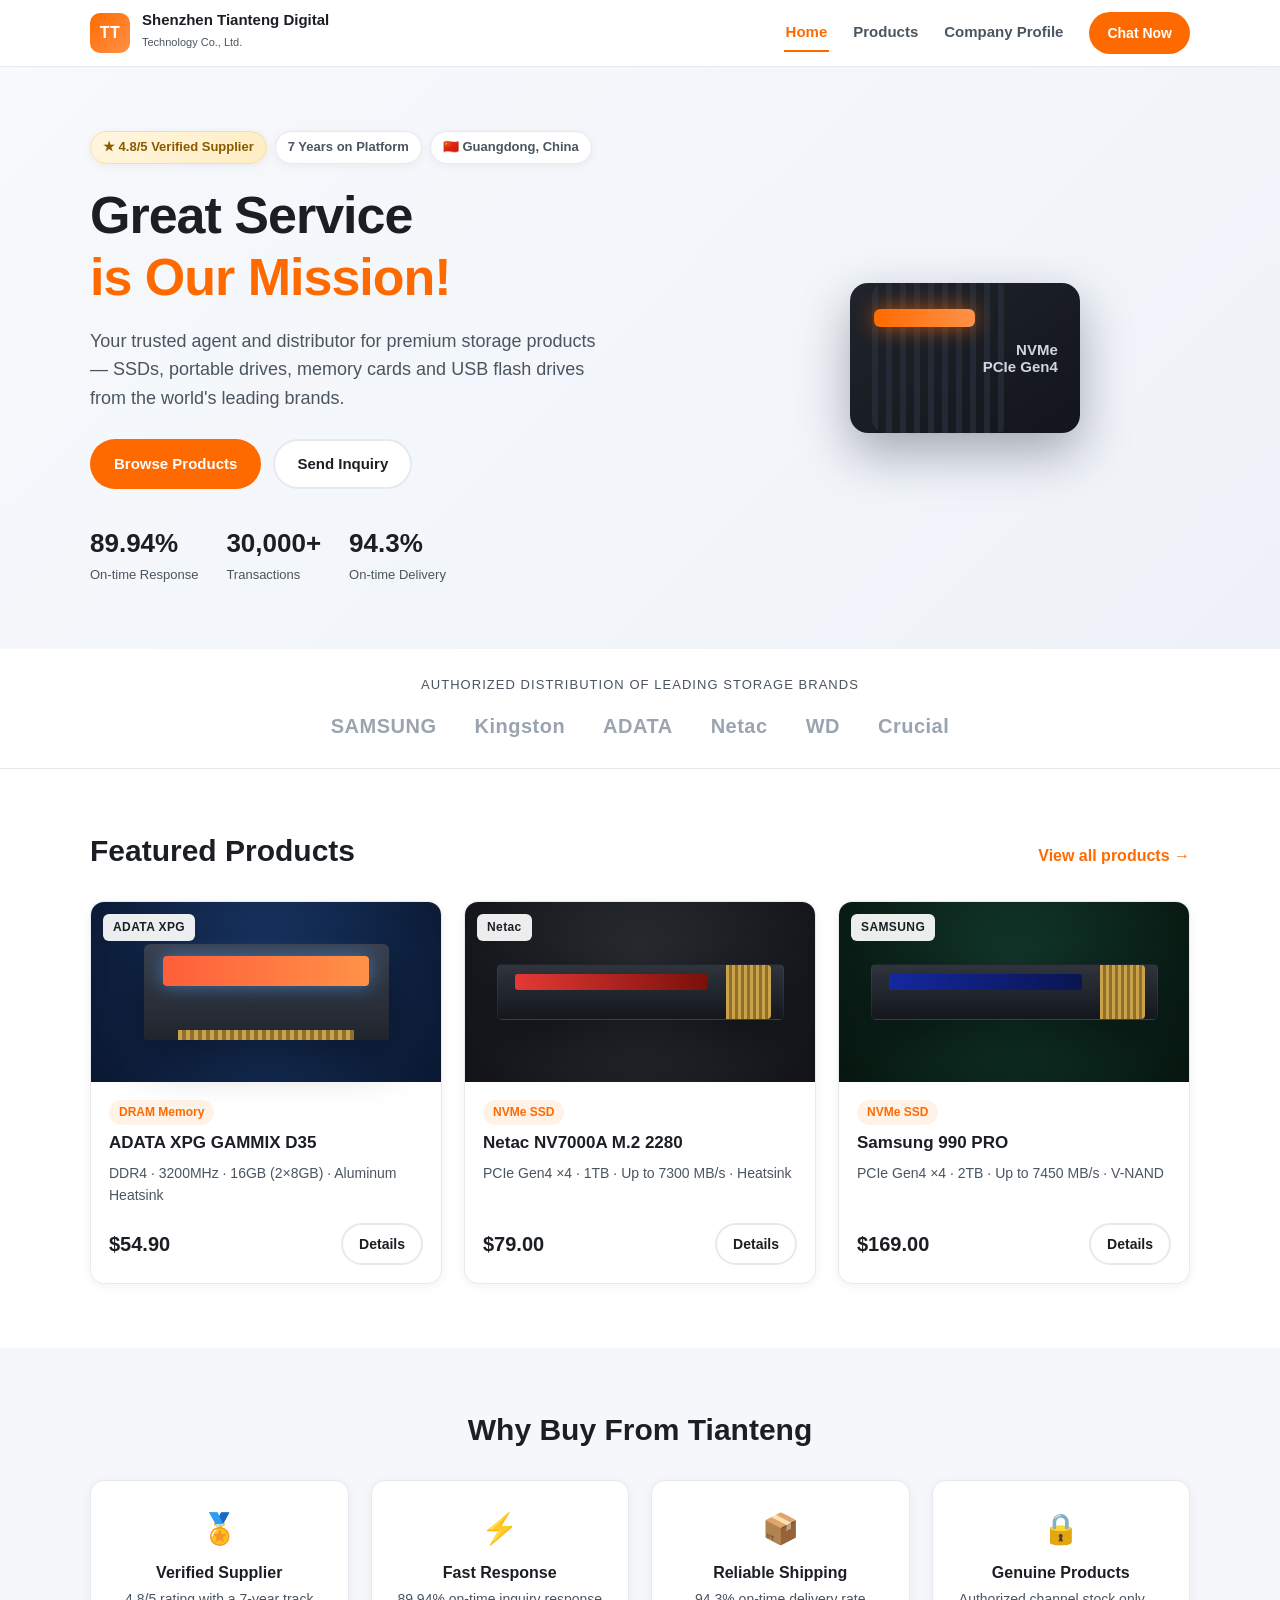
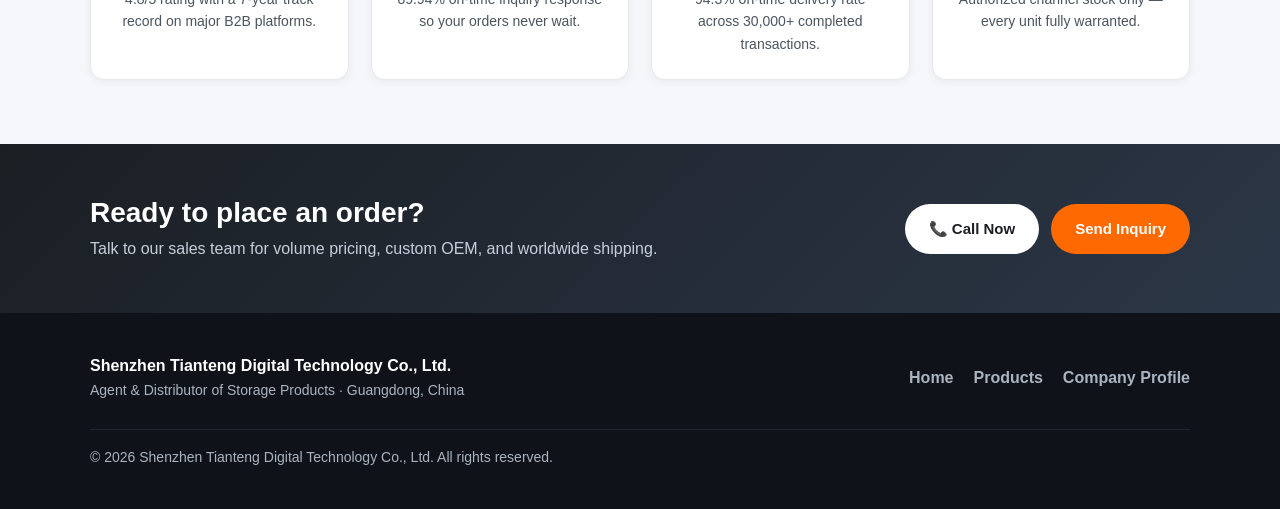
<file: index.html>
<!DOCTYPE html>
<html lang="en">
<head>
<meta charset="UTF-8" />
<meta name="viewport" content="width=device-width, initial-scale=1.0" />
<title>Shenzhen Tianteng Digital Technology Co., Ltd. — Storage Solutions</title>
<meta name="description" content="Shenzhen Tianteng Digital Technology Co., Ltd. — a trusted agent and distributor of storage products: SSD, portable SSD, portable hard drives, flash memory cards, and USB flash drives." />
<link rel="stylesheet" href="assets/style.css" />
</head>
<body>
<header class="site-header">
  <div class="container header-inner">
    <a href="index.html" class="brand">
      <span class="brand-mark">TT</span>
      <span class="brand-text">
        <strong>Shenzhen Tianteng Digital</strong>
        <small>Technology Co., Ltd.</small>
      </span>
    </a>
    <nav class="main-nav">
      <a href="index.html" class="active">Home</a>
      <a href="products.html">Products</a>
      <a href="company.html">Company Profile</a>
    </nav>
    <a href="#contact" class="btn btn-primary btn-sm">Chat Now</a>
  </div>
</header>

<!-- HERO -->
<section class="hero">
  <div class="container hero-inner">
    <div class="hero-copy">
      <div class="hero-badges">
        <span class="badge badge-gold">★ 4.8/5 Verified Supplier</span>
        <span class="badge">7 Years on Platform</span>
        <span class="badge">🇨🇳 Guangdong, China</span>
      </div>
      <h1>Great Service<br /><span class="accent">is Our Mission!</span></h1>
      <p class="hero-sub">Your trusted agent and distributor for premium storage products — SSDs, portable drives, memory cards and USB flash drives from the world's leading brands.</p>
      <div class="hero-cta">
        <a href="products.html" class="btn btn-primary">Browse Products</a>
        <a href="#contact" class="btn btn-outline">Send Inquiry</a>
      </div>
      <div class="hero-stats">
        <div><strong>89.94%</strong><span>On-time Response</span></div>
        <div><strong>30,000+</strong><span>Transactions</span></div>
        <div><strong>94.3%</strong><span>On-time Delivery</span></div>
      </div>
    </div>
    <div class="hero-art" aria-hidden="true">
      <div class="chip">
        <div class="chip-lights"></div>
        <div class="chip-label">NVMe<br/>PCIe Gen4</div>
      </div>
    </div>
  </div>
</section>

<!-- BRANDS -->
<section class="brands">
  <div class="container">
    <p class="brands-label">Authorized distribution of leading storage brands</p>
    <div class="brands-row">
      <span>SAMSUNG</span><span>Kingston</span><span>ADATA</span><span>Netac</span><span>WD</span><span>Crucial</span>
    </div>
  </div>
</section>

<!-- FEATURED PRODUCTS -->
<section class="section">
  <div class="container">
    <div class="section-head">
      <h2>Featured Products</h2>
      <a href="products.html" class="link-more">View all products →</a>
    </div>
    <div class="grid grid-3">

      <article class="card">
        <div class="card-media media-blue">
          <span class="brand-chip">ADATA XPG</span>
          <div class="pimg ram" style="--ba:#3a4150;--bb:#20242c;--ba2:#ff5e3a;--bb2:#ff9248"></div>
        </div>
        <div class="card-body">
          <span class="tag">DRAM Memory</span>
          <h3>ADATA XPG GAMMIX D35</h3>
          <p class="spec">DDR4 · 3200MHz · 16GB (2×8GB) · Aluminum Heatsink</p>
          <div class="card-foot">
            <span class="price">$54.90</span>
            <a href="products.html" class="btn btn-outline btn-sm">Details</a>
          </div>
        </div>
      </article>

      <article class="card">
        <div class="card-media media-dark">
          <span class="brand-chip">Netac</span>
          <div class="pimg m2" style="--ba:#e53935;--bb:#7a0f0a"></div>
        </div>
        <div class="card-body">
          <span class="tag">NVMe SSD</span>
          <h3>Netac NV7000A M.2 2280</h3>
          <p class="spec">PCIe Gen4 ×4 · 1TB · Up to 7300 MB/s · Heatsink</p>
          <div class="card-foot">
            <span class="price">$79.00</span>
            <a href="products.html" class="btn btn-outline btn-sm">Details</a>
          </div>
        </div>
      </article>

      <article class="card">
        <div class="card-media media-green">
          <span class="brand-chip">SAMSUNG</span>
          <div class="pimg m2" style="--ba:#1428a0;--bb:#0a1550"></div>
        </div>
        <div class="card-body">
          <span class="tag">NVMe SSD</span>
          <h3>Samsung 990 PRO</h3>
          <p class="spec">PCIe Gen4 ×4 · 2TB · Up to 7450 MB/s · V-NAND</p>
          <div class="card-foot">
            <span class="price">$169.00</span>
            <a href="products.html" class="btn btn-outline btn-sm">Details</a>
          </div>
        </div>
      </article>

    </div>
  </div>
</section>

<!-- WHY US -->
<section class="section section-alt">
  <div class="container">
    <div class="section-head center">
      <h2>Why Buy From Tianteng</h2>
    </div>
    <div class="grid grid-4">
      <div class="feature">
        <div class="feature-icon">🏅</div>
        <h4>Verified Supplier</h4>
        <p>4.8/5 rating with a 7-year track record on major B2B platforms.</p>
      </div>
      <div class="feature">
        <div class="feature-icon">⚡</div>
        <h4>Fast Response</h4>
        <p>89.94% on-time inquiry response so your orders never wait.</p>
      </div>
      <div class="feature">
        <div class="feature-icon">📦</div>
        <h4>Reliable Shipping</h4>
        <p>94.3% on-time delivery rate across 30,000+ completed transactions.</p>
      </div>
      <div class="feature">
        <div class="feature-icon">🔒</div>
        <h4>Genuine Products</h4>
        <p>Authorized channel stock only — every unit fully warranted.</p>
      </div>
    </div>
  </div>
</section>

<!-- CONTACT / CTA -->
<section class="cta" id="contact">
  <div class="container cta-inner">
    <div>
      <h2>Ready to place an order?</h2>
      <p>Talk to our sales team for volume pricing, custom OEM, and worldwide shipping.</p>
    </div>
    <div class="cta-actions">
      <a href="tel:+86" class="btn btn-light">📞 Call Now</a>
      <a href="mailto:sales@tianteng.example" class="btn btn-primary">Send Inquiry</a>
    </div>
  </div>
</section>

<footer class="site-footer">
  <div class="container footer-inner">
    <div>
      <strong>Shenzhen Tianteng Digital Technology Co., Ltd.</strong>
      <p>Agent &amp; Distributor of Storage Products · Guangdong, China</p>
    </div>
    <nav class="footer-nav">
      <a href="index.html">Home</a>
      <a href="products.html">Products</a>
      <a href="company.html">Company Profile</a>
    </nav>
    <p class="copyright">© 2026 Shenzhen Tianteng Digital Technology Co., Ltd. All rights reserved.</p>
  </div>
</footer>
</body>
</html>
</file>
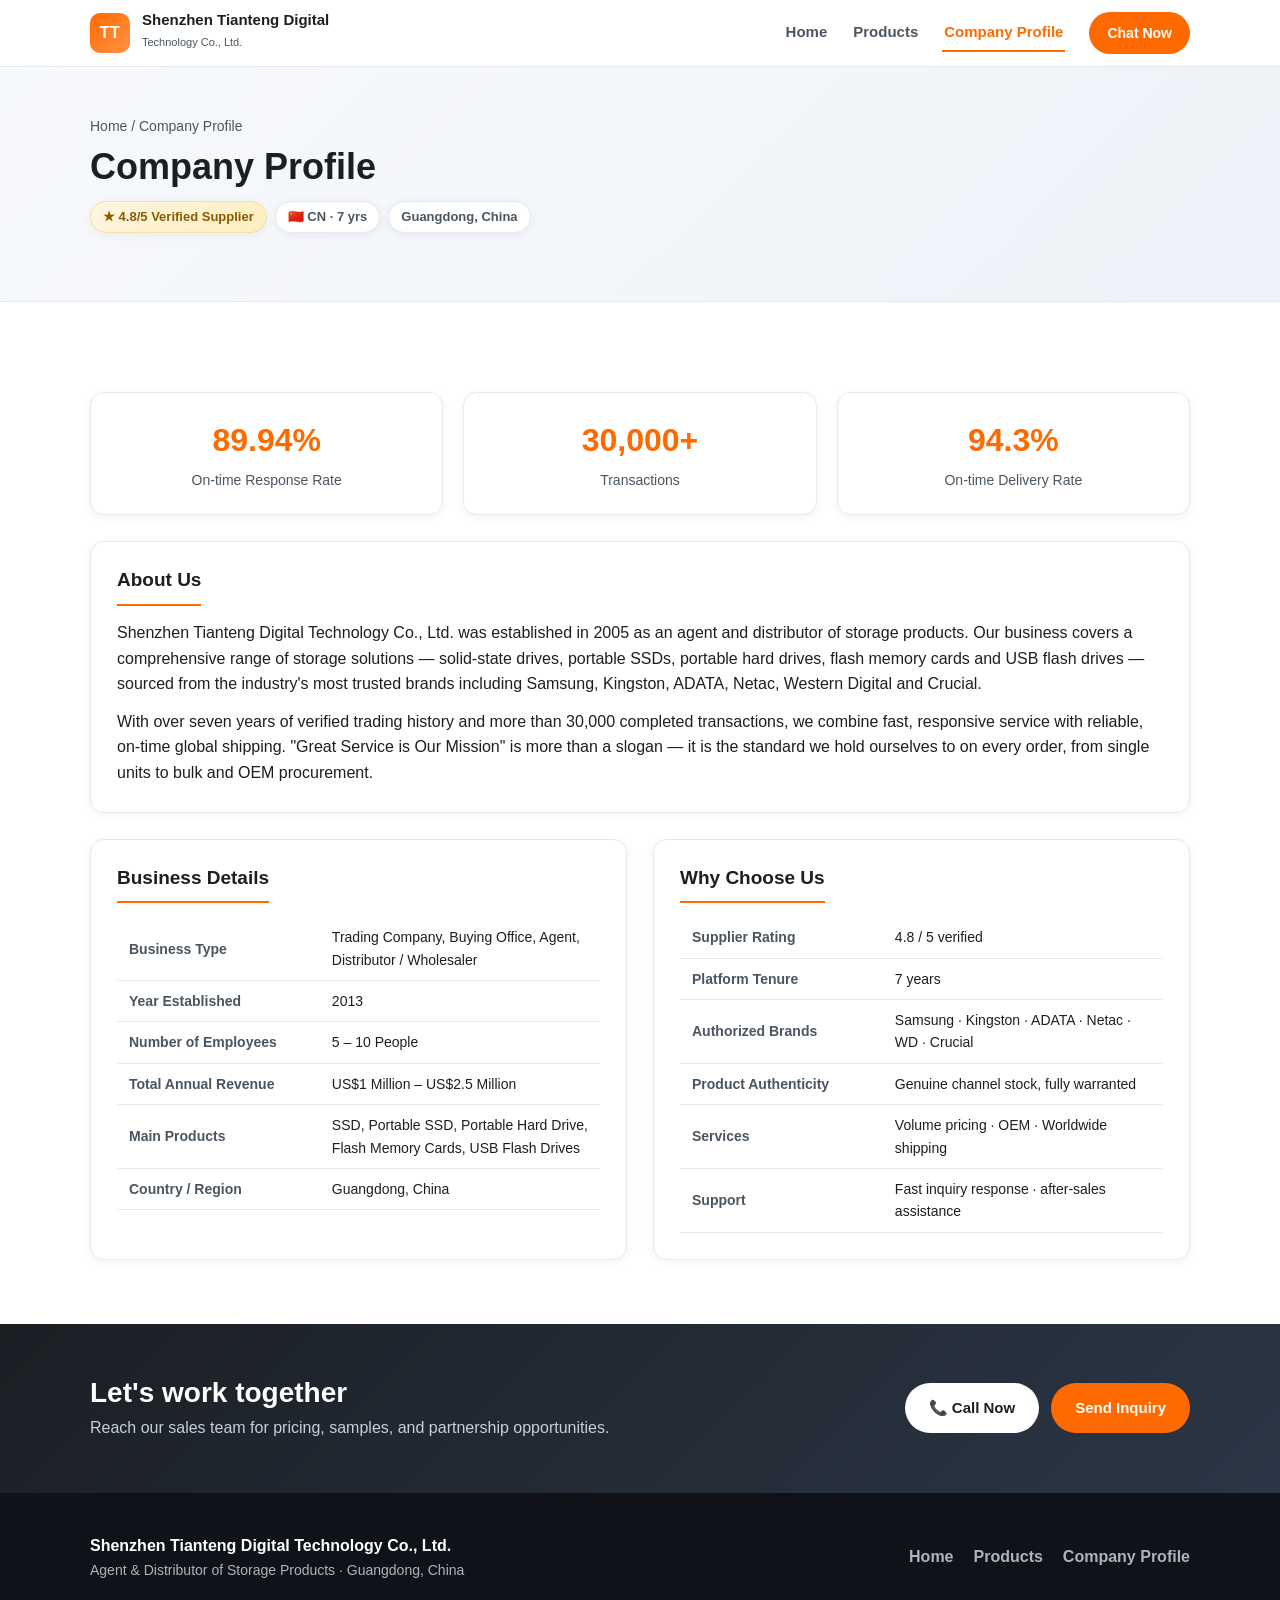
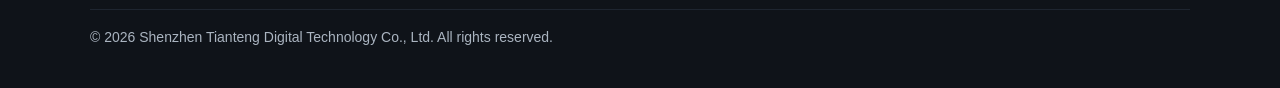
<file: company.html>
<!DOCTYPE html>
<html lang="en">
<head>
<meta charset="UTF-8" />
<meta name="viewport" content="width=device-width, initial-scale=1.0" />
<title>Company Profile — Shenzhen Tianteng Digital Technology Co., Ltd.</title>
<meta name="description" content="Shenzhen Tianteng Digital Technology Co., Ltd. company profile — a storage-product agent and distributor based in Guangdong, China." />
<link rel="stylesheet" href="assets/style.css" />
</head>
<body>
<header class="site-header">
  <div class="container header-inner">
    <a href="index.html" class="brand">
      <span class="brand-mark">TT</span>
      <span class="brand-text"><strong>Shenzhen Tianteng Digital</strong><small>Technology Co., Ltd.</small></span>
    </a>
    <nav class="main-nav">
      <a href="index.html">Home</a>
      <a href="products.html">Products</a>
      <a href="company.html" class="active">Company Profile</a>
    </nav>
    <a href="index.html#contact" class="btn btn-primary btn-sm">Chat Now</a>
  </div>
</header>

<section class="page-hero">
  <div class="container">
    <div class="crumb">Home / Company Profile</div>
    <h1>Company Profile</h1>
    <div class="hero-badges" style="margin-top:12px">
      <span class="badge badge-gold">★ 4.8/5 Verified Supplier</span>
      <span class="badge">🇨🇳 CN · 7 yrs</span>
      <span class="badge">Guangdong, China</span>
    </div>
  </div>
</section>

<section class="section">
  <div class="container">

    <div class="metric-row">
      <div class="metric"><strong>89.94%</strong><span>On-time Response Rate</span></div>
      <div class="metric"><strong>30,000+</strong><span>Transactions</span></div>
      <div class="metric"><strong>94.3%</strong><span>On-time Delivery Rate</span></div>
    </div>

    <div class="info-card" style="margin-bottom:26px">
      <h3>About Us</h3>
      <p>Shenzhen Tianteng Digital Technology Co., Ltd. was established in 2005 as an agent and distributor of storage products. Our business covers a comprehensive range of storage solutions — solid-state drives, portable SSDs, portable hard drives, flash memory cards and USB flash drives — sourced from the industry's most trusted brands including Samsung, Kingston, ADATA, Netac, Western Digital and Crucial.</p>
      <p style="margin-top:12px">With over seven years of verified trading history and more than 30,000 completed transactions, we combine fast, responsive service with reliable, on-time global shipping. "Great Service is Our Mission" is more than a slogan — it is the standard we hold ourselves to on every order, from single units to bulk and OEM procurement.</p>
    </div>

    <div class="profile-grid">
      <div class="info-card">
        <h3>Business Details</h3>
        <table class="spec-table">
          <tr><td>Business Type</td><td>Trading Company, Buying Office, Agent, Distributor / Wholesaler</td></tr>
          <tr><td>Year Established</td><td>2013</td></tr>
          <tr><td>Number of Employees</td><td>5 – 10 People</td></tr>
          <tr><td>Total Annual Revenue</td><td>US$1 Million – US$2.5 Million</td></tr>
          <tr><td>Main Products</td><td>SSD, Portable SSD, Portable Hard Drive, Flash Memory Cards, USB Flash Drives</td></tr>
          <tr><td>Country / Region</td><td>Guangdong, China</td></tr>
        </table>
      </div>

      <div class="info-card">
        <h3>Why Choose Us</h3>
        <table class="spec-table">
          <tr><td>Supplier Rating</td><td>4.8 / 5 verified</td></tr>
          <tr><td>Platform Tenure</td><td>7 years</td></tr>
          <tr><td>Authorized Brands</td><td>Samsung · Kingston · ADATA · Netac · WD · Crucial</td></tr>
          <tr><td>Product Authenticity</td><td>Genuine channel stock, fully warranted</td></tr>
          <tr><td>Services</td><td>Volume pricing · OEM · Worldwide shipping</td></tr>
          <tr><td>Support</td><td>Fast inquiry response · after-sales assistance</td></tr>
        </table>
      </div>
    </div>

  </div>
</section>

<section class="cta" id="contact">
  <div class="container cta-inner">
    <div>
      <h2>Let's work together</h2>
      <p>Reach our sales team for pricing, samples, and partnership opportunities.</p>
    </div>
    <div class="cta-actions">
      <a href="tel:+86" class="btn btn-light">📞 Call Now</a>
      <a href="mailto:sales@tianteng.example" class="btn btn-primary">Send Inquiry</a>
    </div>
  </div>
</section>

<footer class="site-footer">
  <div class="container footer-inner">
    <div>
      <strong>Shenzhen Tianteng Digital Technology Co., Ltd.</strong>
      <p>Agent &amp; Distributor of Storage Products · Guangdong, China</p>
    </div>
    <nav class="footer-nav">
      <a href="index.html">Home</a><a href="products.html">Products</a><a href="company.html">Company Profile</a>
    </nav>
    <p class="copyright">© 2026 Shenzhen Tianteng Digital Technology Co., Ltd. All rights reserved.</p>
  </div>
</footer>
</body>
</html>
</file>
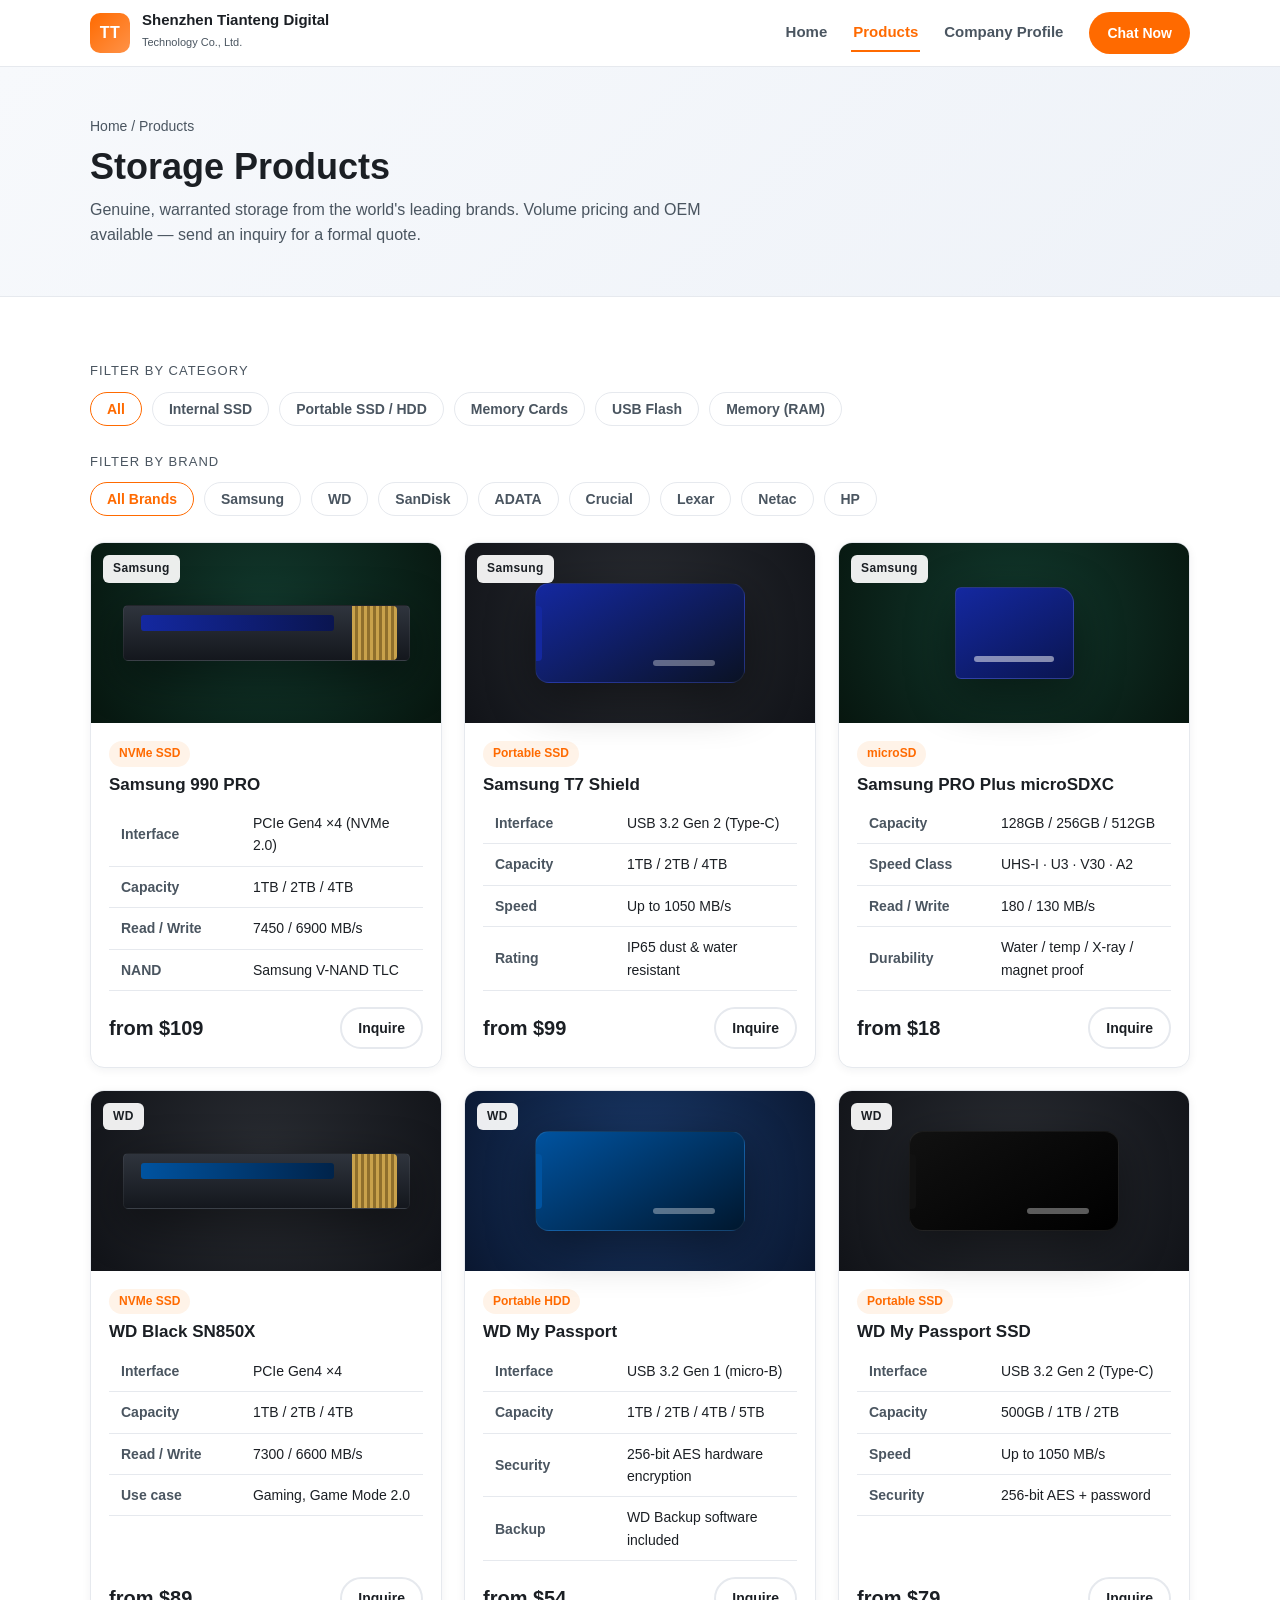
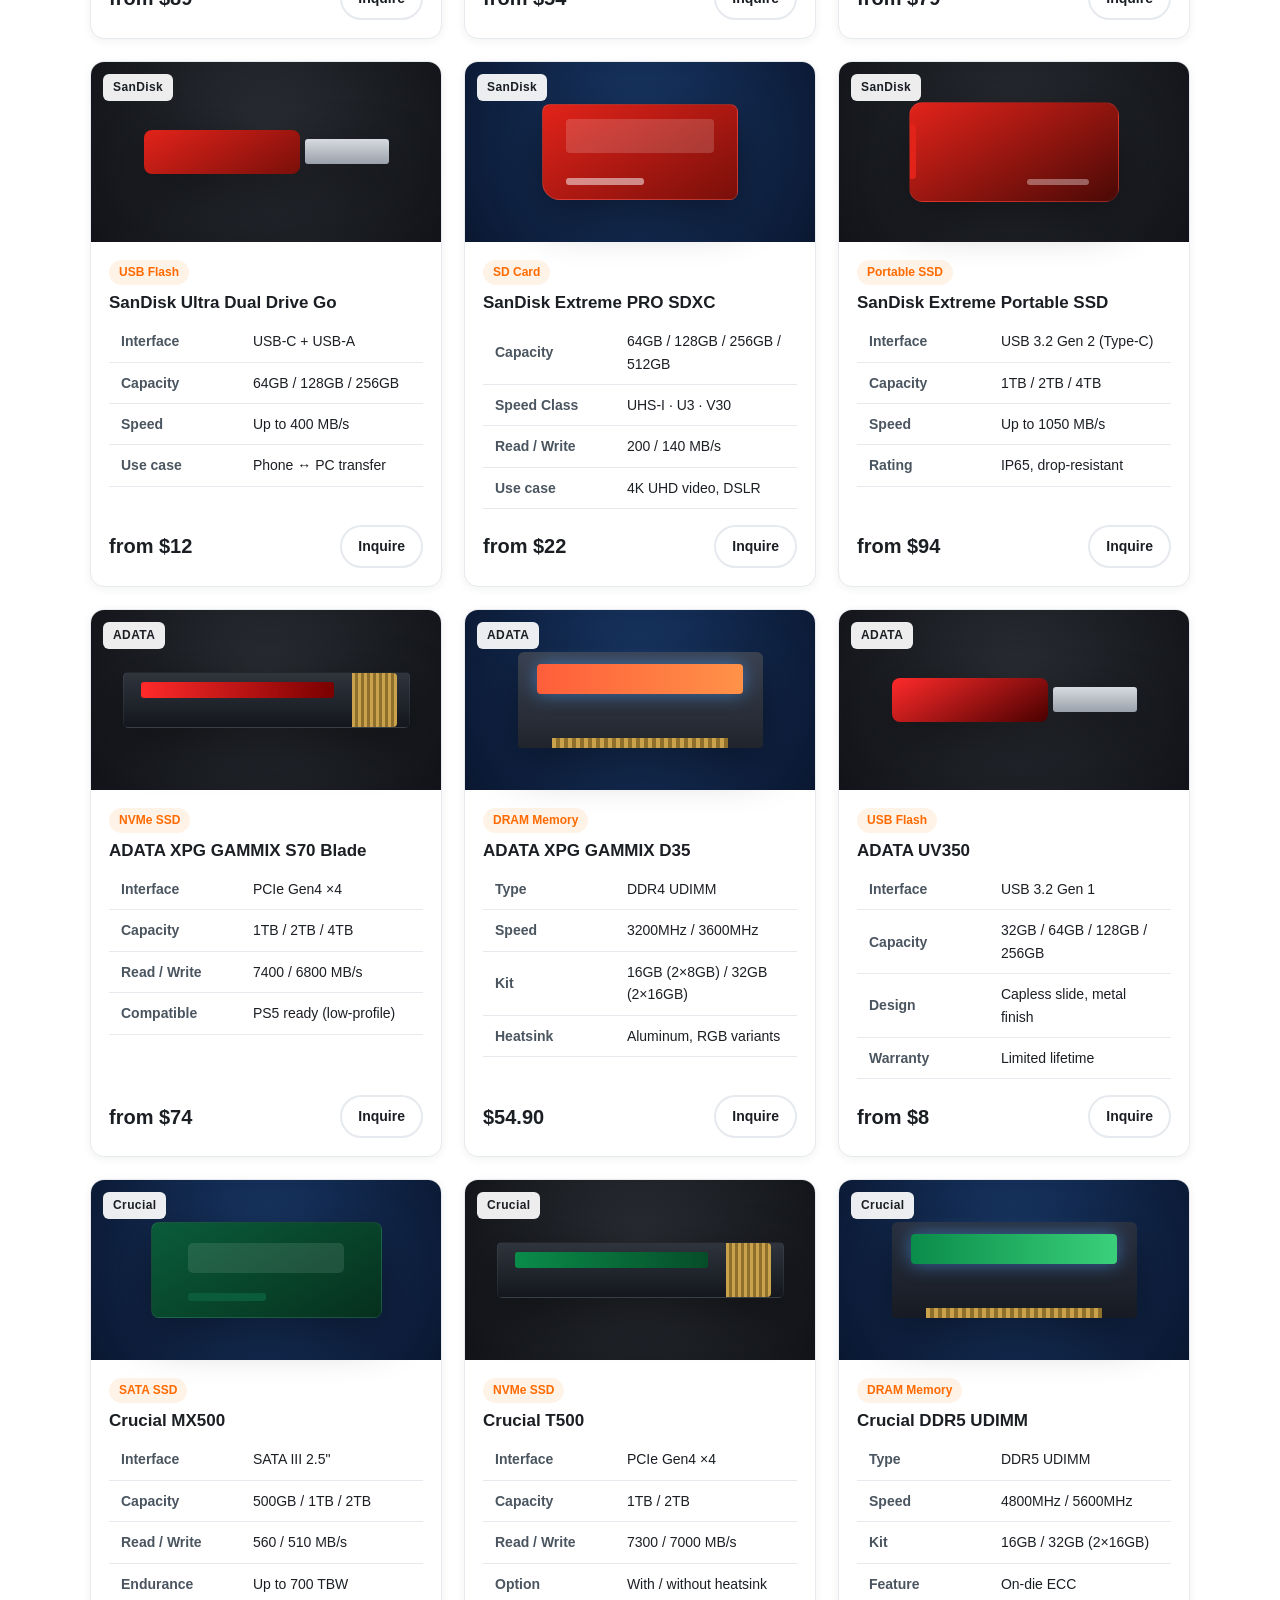
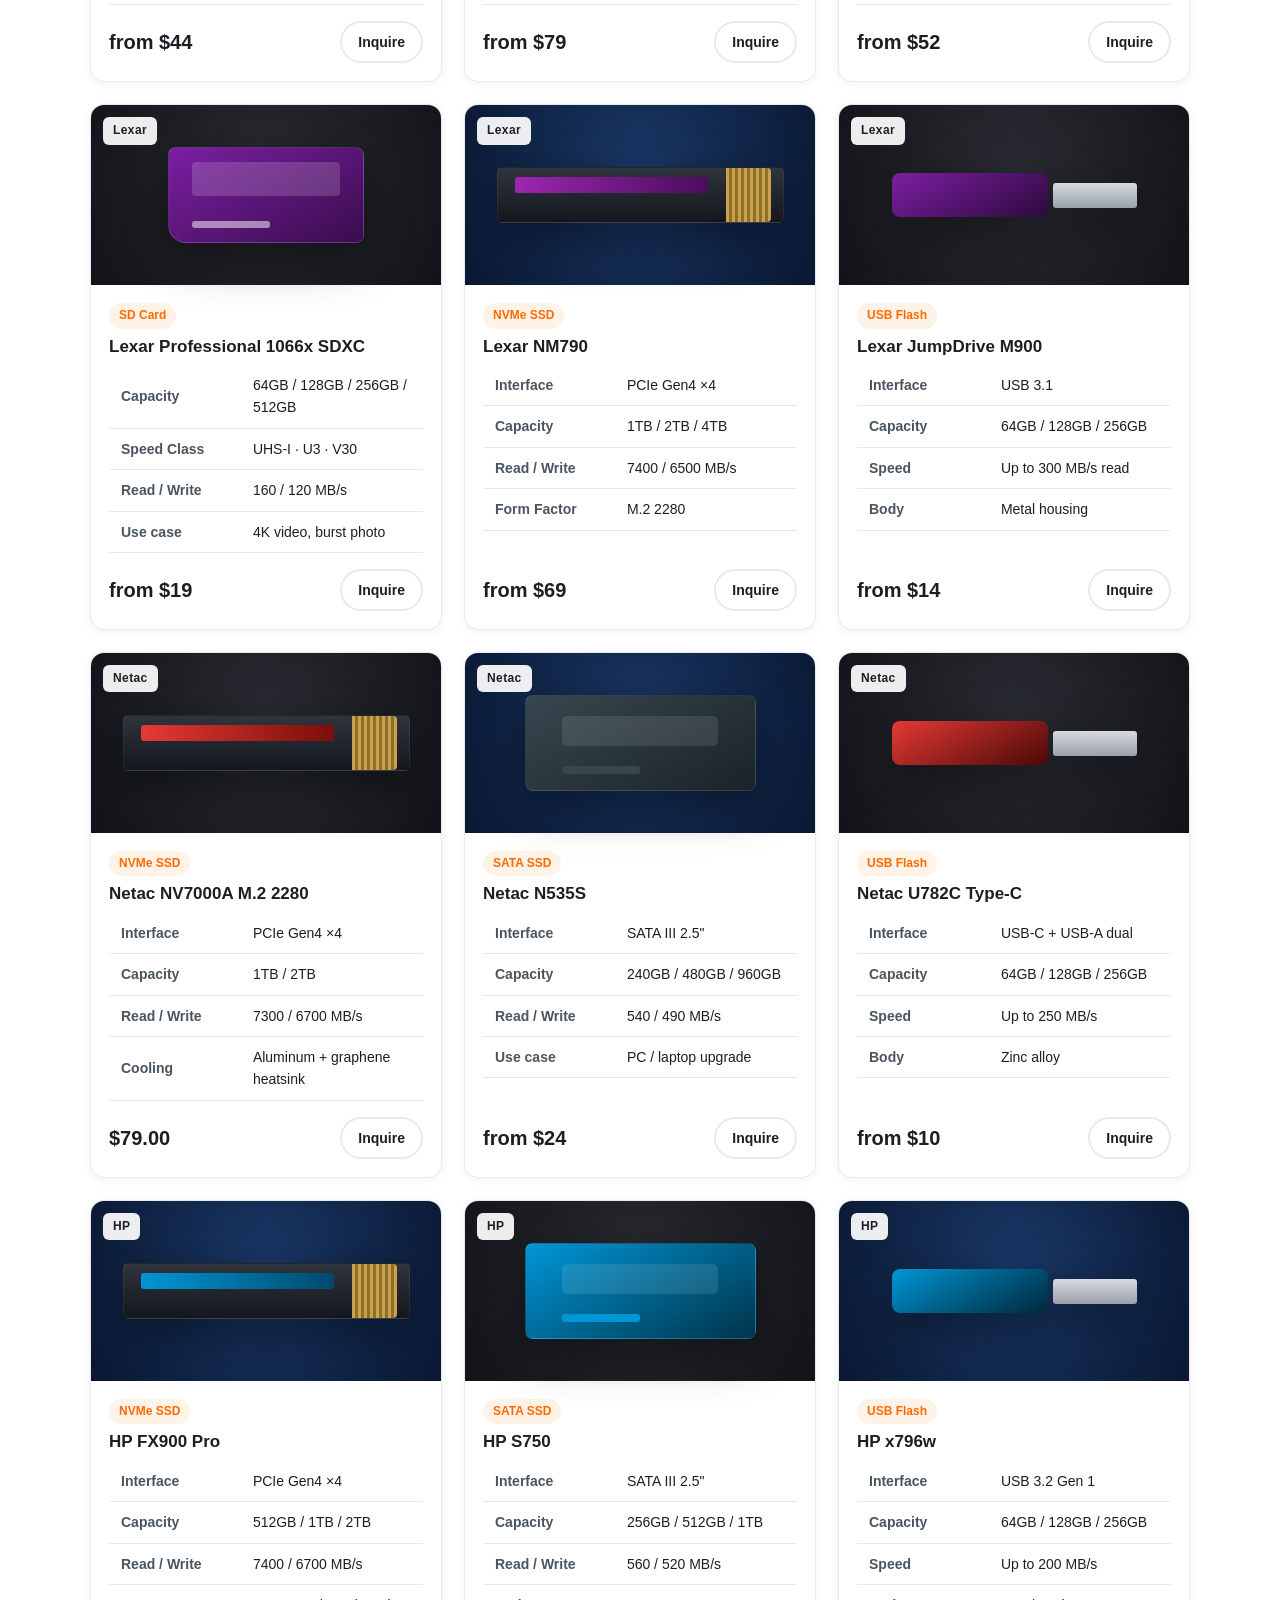
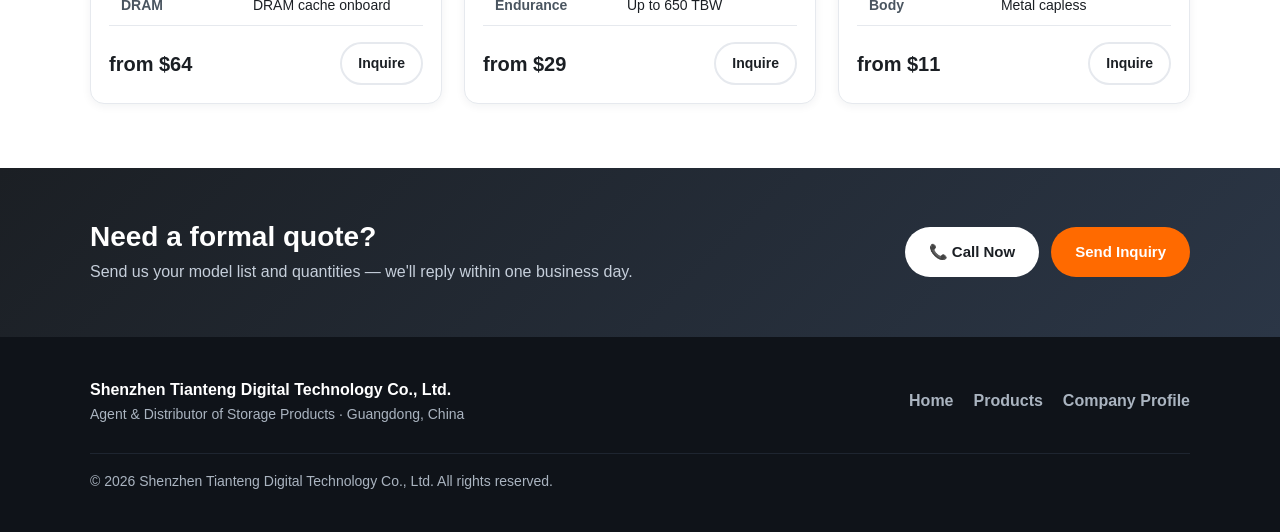
<file: products.html>
<!DOCTYPE html>
<html lang="en">
<head>
<meta charset="UTF-8" />
<meta name="viewport" content="width=device-width, initial-scale=1.0" />
<title>Products — Shenzhen Tianteng Digital Technology Co., Ltd.</title>
<meta name="description" content="SSDs, portable SSDs, portable hard drives, flash memory cards and USB flash drives from Samsung, WD, SanDisk, ADATA, Crucial, Lexar, Netac and HP." />
<link rel="stylesheet" href="assets/style.css" />
</head>
<body>
<header class="site-header">
  <div class="container header-inner">
    <a href="index.html" class="brand">
      <span class="brand-mark">TT</span>
      <span class="brand-text"><strong>Shenzhen Tianteng Digital</strong><small>Technology Co., Ltd.</small></span>
    </a>
    <nav class="main-nav">
      <a href="index.html">Home</a>
      <a href="products.html" class="active">Products</a>
      <a href="company.html">Company Profile</a>
    </nav>
    <a href="index.html#contact" class="btn btn-primary btn-sm">Chat Now</a>
  </div>
</header>

<section class="page-hero">
  <div class="container">
    <div class="crumb">Home / Products</div>
    <h1>Storage Products</h1>
    <p>Genuine, warranted storage from the world's leading brands. Volume pricing and OEM available — send an inquiry for a formal quote.</p>
  </div>
</section>

<section class="section">
  <div class="container">

    <p class="brands-label" style="text-align:left;margin-bottom:10px">Filter by category</p>
    <div class="filters">
      <button class="chip-btn active" data-f="cat" data-v="all">All</button>
      <button class="chip-btn" data-f="cat" data-v="ssd">Internal SSD</button>
      <button class="chip-btn" data-f="cat" data-v="portable">Portable SSD / HDD</button>
      <button class="chip-btn" data-f="cat" data-v="card">Memory Cards</button>
      <button class="chip-btn" data-f="cat" data-v="usb">USB Flash</button>
      <button class="chip-btn" data-f="cat" data-v="ram">Memory (RAM)</button>
    </div>

    <p class="brands-label" style="text-align:left;margin:6px 0 10px">Filter by brand</p>
    <div class="filters" id="brandFilters">
      <button class="chip-btn active" data-f="brand" data-v="all">All Brands</button>
    </div>

    <div class="grid grid-3" id="productGrid"></div>
    <p id="noResult" style="display:none;text-align:center;color:var(--ink-soft);padding:40px 0">No products match this filter combination.</p>

  </div>
</section>

<section class="cta" id="contact">
  <div class="container cta-inner">
    <div>
      <h2>Need a formal quote?</h2>
      <p>Send us your model list and quantities — we'll reply within one business day.</p>
    </div>
    <div class="cta-actions">
      <a href="tel:+86" class="btn btn-light">📞 Call Now</a>
      <a href="mailto:sales@tianteng.example" class="btn btn-primary">Send Inquiry</a>
    </div>
  </div>
</section>

<footer class="site-footer">
  <div class="container footer-inner">
    <div>
      <strong>Shenzhen Tianteng Digital Technology Co., Ltd.</strong>
      <p>Agent &amp; Distributor of Storage Products · Guangdong, China</p>
    </div>
    <nav class="footer-nav">
      <a href="index.html">Home</a><a href="products.html">Products</a><a href="company.html">Company Profile</a>
    </nav>
    <p class="copyright">© 2026 Shenzhen Tianteng Digital Technology Co., Ltd. All rights reserved.</p>
  </div>
</footer>

<script>
const state = { cat: 'all', brand: 'all' };
let ALL = [];

function esc(s){ return String(s).replace(/[&<>"]/g, c => ({'&':'&amp;','<':'&lt;','>':'&gt;','"':'&quot;'}[c])); }

function pimgStyle(p){
  let s = '--ba:'+esc(p.ba||'#3a4150')+';--bb:'+esc(p.bb||'#14171d');
  if(p.ba2) s += ';--ba2:'+esc(p.ba2);
  if(p.bb2) s += ';--bb2:'+esc(p.bb2);
  return s;
}

function cardHTML(p){
  const specs = (p.specs||[]).map(row =>
    '<tr><td>'+esc(row[0])+'</td><td>'+esc(row[1])+'</td></tr>').join('');
  return '<article class="card" data-cat="'+esc(p.category)+'" data-brand="'+esc(p.brand)+'">'+
    '<div class="card-media '+esc(p.media||'media-dark')+'">'+
      '<span class="brand-chip">'+esc(p.brand)+'</span>'+
      '<div class="pimg '+esc(p.shape||'m2')+'" style="'+pimgStyle(p)+'"></div>'+
    '</div>'+
    '<div class="card-body">'+
      '<span class="tag">'+esc(p.tag||'')+'</span>'+
      '<h3>'+esc(p.name)+'</h3>'+
      '<table class="spec-table">'+specs+'</table>'+
      '<div class="card-foot"><span class="price">'+esc(p.price||'')+'</span>'+
        '<a href="index.html#contact" class="btn btn-outline btn-sm">Inquire</a></div>'+
    '</div></article>';
}

function render(){
  const grid = document.getElementById('productGrid');
  const list = ALL.filter(p =>
    (state.cat==='all'||p.category===state.cat) &&
    (state.brand==='all'||p.brand===state.brand));
  grid.innerHTML = list.map(cardHTML).join('');
  document.getElementById('noResult').style.display = list.length ? 'none' : 'block';
}

function buildBrandFilters(){
  const brands = [...new Set(ALL.map(p=>p.brand))];
  const wrap = document.getElementById('brandFilters');
  brands.forEach(b=>{
    const btn=document.createElement('button');
    btn.className='chip-btn'; btn.dataset.f='brand'; btn.dataset.v=b; btn.textContent=b;
    wrap.appendChild(btn);
  });
}

function wireFilters(){
  document.querySelectorAll('.chip-btn').forEach(b=>{
    b.addEventListener('click',()=>{
      const f=b.dataset.f;
      document.querySelectorAll('.chip-btn[data-f="'+f+'"]').forEach(x=>x.classList.remove('active'));
      b.classList.add('active');
      state[f]=b.dataset.v;
      render();
    });
  });
}

fetch('data/products.json')
  .then(r=>r.json())
  .then(d=>{ ALL=d.products||[]; buildBrandFilters(); wireFilters(); render(); })
  .catch(()=>{ document.getElementById('productGrid').innerHTML =
    '<p style="color:var(--ink-soft)">Product list is loading… if this persists, the site may be opened directly from a file. Please view it via the published URL.</p>'; });
</script>
</body>
</html>
</file>
<file: assets/style.css>
:root{
  --orange:#ff6a00;
  --orange-dark:#e85f00;
  --ink:#1b1f24;
  --ink-soft:#4a5560;
  --line:#e6e9ee;
  --bg:#ffffff;
  --bg-soft:#f5f7fa;
  --gold:#f2a900;
  --radius:14px;
  --shadow:0 6px 24px rgba(20,30,45,.08);
  --shadow-sm:0 2px 10px rgba(20,30,45,.06);
}
*{box-sizing:border-box;margin:0;padding:0}
html{scroll-behavior:smooth}
body{
  font-family:-apple-system,BlinkMacSystemFont,"Segoe UI",Roboto,"Helvetica Neue","PingFang SC","Microsoft YaHei",sans-serif;
  color:var(--ink);background:var(--bg);line-height:1.6;-webkit-font-smoothing:antialiased;
}
.container{max-width:1140px;margin:0 auto;padding:0 20px}
a{color:inherit;text-decoration:none}
h1,h2,h3,h4{line-height:1.2;font-weight:700}
img{max-width:100%;display:block}

/* Header */
.site-header{position:sticky;top:0;z-index:50;background:rgba(255,255,255,.92);backdrop-filter:blur(10px);border-bottom:1px solid var(--line)}
.header-inner{display:flex;align-items:center;gap:24px;height:66px}
.brand{display:flex;align-items:center;gap:12px}
.brand-mark{width:40px;height:40px;border-radius:10px;background:linear-gradient(135deg,var(--orange),#ff9248);color:#fff;font-weight:800;display:flex;align-items:center;justify-content:center;font-size:16px;letter-spacing:.5px}
.brand-text strong{display:block;font-size:15px;line-height:1.1}
.brand-text small{color:var(--ink-soft);font-size:11px}
.main-nav{display:flex;gap:22px;margin-left:auto}
.main-nav a{font-weight:600;font-size:15px;color:var(--ink-soft);padding:6px 2px;border-bottom:2px solid transparent}
.main-nav a:hover{color:var(--ink)}
.main-nav a.active{color:var(--orange);border-bottom-color:var(--orange)}

/* Buttons */
.btn{display:inline-flex;align-items:center;justify-content:center;gap:8px;font-weight:600;font-size:15px;padding:11px 22px;border-radius:999px;border:2px solid transparent;cursor:pointer;transition:.18s}
.btn-sm{padding:8px 16px;font-size:14px}
.btn-primary{background:var(--orange);color:#fff}
.btn-primary:hover{background:var(--orange-dark)}
.btn-outline{border-color:var(--line);color:var(--ink);background:#fff}
.btn-outline:hover{border-color:var(--orange);color:var(--orange)}
.btn-light{background:#fff;color:var(--ink)}
.btn-light:hover{background:#f0f0f0}

/* Hero */
.hero{background:linear-gradient(135deg,#f7f9fc 0%,#eef2f8 100%);overflow:hidden}
.hero-inner{display:grid;grid-template-columns:1.15fr .85fr;gap:40px;align-items:center;padding:64px 20px}
.hero-badges{display:flex;flex-wrap:wrap;gap:8px;margin-bottom:20px}
.badge{background:#fff;border:1px solid var(--line);border-radius:999px;padding:5px 12px;font-size:13px;font-weight:600;color:var(--ink-soft);box-shadow:var(--shadow-sm)}
.badge-gold{background:linear-gradient(135deg,#fff6e0,#ffedc2);border-color:#f6dfa0;color:#8a5a00}
.hero h1{font-size:52px;letter-spacing:-1px}
.hero h1 .accent{color:var(--orange)}
.hero-sub{font-size:18px;color:var(--ink-soft);margin:18px 0 26px;max-width:520px}
.hero-cta{display:flex;gap:12px;flex-wrap:wrap}
.hero-stats{display:flex;gap:28px;margin-top:34px;flex-wrap:wrap}
.hero-stats div{display:flex;flex-direction:column}
.hero-stats strong{font-size:26px;color:var(--ink)}
.hero-stats span{font-size:13px;color:var(--ink-soft)}
.hero-art{display:flex;justify-content:center}
.chip{width:230px;height:150px;border-radius:18px;background:linear-gradient(145deg,#20242c,#12151b);position:relative;box-shadow:0 20px 50px rgba(20,30,45,.35);display:flex;align-items:center;justify-content:flex-end;padding:22px}
.chip-lights{position:absolute;left:22px;top:0;bottom:0;width:60%;border-radius:14px;background:
  repeating-linear-gradient(90deg,#2b3340 0 6px,transparent 6px 14px);opacity:.6}
.chip:after{content:"";position:absolute;left:24px;top:26px;width:44%;height:18px;border-radius:6px;background:linear-gradient(90deg,var(--orange),#ff9248);box-shadow:0 0 22px rgba(255,106,0,.7)}
.chip-label{color:#cfd6e0;font-weight:700;font-size:15px;text-align:right;line-height:1.15;z-index:2}

/* Brands */
.brands{padding:26px 0;border-bottom:1px solid var(--line)}
.brands-label{text-align:center;color:var(--ink-soft);font-size:13px;text-transform:uppercase;letter-spacing:.08em;margin-bottom:14px}
.brands-row{display:flex;justify-content:center;flex-wrap:wrap;gap:38px;font-weight:800;color:#9aa4b0;font-size:20px;letter-spacing:.5px}

/* Sections */
.section{padding:64px 0}
.section-alt{background:var(--bg-soft)}
.section-head{display:flex;align-items:baseline;justify-content:space-between;margin-bottom:32px;flex-wrap:wrap;gap:10px}
.section-head.center{justify-content:center;text-align:center}
.section-head h2{font-size:30px}
.link-more{color:var(--orange);font-weight:600}

/* Grid + cards */
.grid{display:grid;gap:22px}
.grid-3{grid-template-columns:repeat(3,1fr)}
.grid-4{grid-template-columns:repeat(4,1fr)}
.card{background:#fff;border:1px solid var(--line);border-radius:var(--radius);overflow:hidden;box-shadow:var(--shadow-sm);transition:.18s;display:flex;flex-direction:column}
.card:hover{transform:translateY(-4px);box-shadow:var(--shadow)}
.card-media{height:180px;display:flex;align-items:center;justify-content:center;position:relative}
.media-blue{background:radial-gradient(circle at 50% 40%,#1a3a6b,#0a1730)}
.media-dark{background:radial-gradient(circle at 50% 40%,#2a2d33,#111318)}
.media-green{background:radial-gradient(circle at 50% 40%,#123a2e,#07160f)}
/* ---- CSS vector product illustrations ---- */
.pimg{width:78%;height:120px;position:relative;filter:drop-shadow(0 14px 24px rgba(0,0,0,.45))}
/* M.2 NVMe stick */
.pimg.m2{width:82%;height:56px;border-radius:5px;background:linear-gradient(180deg,#2f343d,#14171d);border:1px solid rgba(255,255,255,.06)}
.pimg.m2:before{content:"";position:absolute;left:6%;top:9px;right:26%;height:16px;border-radius:3px;background:linear-gradient(90deg,var(--ba,#ff7a3d),var(--bb,#ffb27a))}
.pimg.m2:after{content:"";position:absolute;right:4%;top:0;bottom:0;width:16%;background:repeating-linear-gradient(90deg,#c9a24b 0 3px,#8f6f2c 3px 6px);border-radius:0 4px 4px 0}
/* 2.5" SATA */
.pimg.sata{width:66%;height:96px;border-radius:8px;background:linear-gradient(150deg,var(--ba,#3a4150),var(--bb,#1a1e26));border:1px solid rgba(255,255,255,.08)}
.pimg.sata:before{content:"";position:absolute;left:16%;top:20px;right:16%;height:30px;border-radius:5px;background:rgba(255,255,255,.10)}
.pimg.sata:after{content:"";position:absolute;left:16%;bottom:16px;width:34%;height:8px;border-radius:3px;background:var(--ba,#ff7a3d)}
/* Portable drive */
.pimg.port{width:60%;height:100px;border-radius:14px;background:linear-gradient(150deg,var(--ba,#39506e),var(--bb,#111a28));border:1px solid rgba(255,255,255,.08)}
.pimg.port:before{content:"";position:absolute;left:0;top:22%;width:6px;height:56%;border-radius:0 4px 4px 0;background:var(--ba,#ff7a3d)}
.pimg.port:after{content:"";position:absolute;right:14%;bottom:16px;width:30%;height:6px;border-radius:3px;background:rgba(255,255,255,.35)}
/* USB stick */
.pimg.usb{width:70%;height:44px}
.pimg.usb:before{content:"";position:absolute;left:0;top:0;width:64%;height:100%;border-radius:8px;background:linear-gradient(150deg,var(--ba,#3a4150),var(--bb,#14171d))}
.pimg.usb:after{content:"";position:absolute;right:0;top:22%;width:34%;height:56%;border-radius:3px;background:linear-gradient(180deg,#d7dbe0,#9aa1ab)}
/* Memory / SD card */
.pimg.card{width:56%;height:96px;border-radius:8px 8px 8px 18px;background:linear-gradient(150deg,var(--ba,#2b6ad6),var(--bb,#123a6b));border:1px solid rgba(255,255,255,.12)}
.pimg.card:before{content:"";position:absolute;left:12%;top:14px;right:12%;height:34px;border-radius:4px;background:rgba(255,255,255,.16)}
.pimg.card:after{content:"";position:absolute;left:12%;bottom:14px;width:40%;height:7px;border-radius:3px;background:rgba(255,255,255,.5)}
/* microSD */
.pimg.micro{width:34%;height:92px;border-radius:6px 16px 6px 6px;background:linear-gradient(150deg,var(--ba,#12a05a),var(--bb,#0a4d2c));border:1px solid rgba(255,255,255,.12)}
.pimg.micro:after{content:"";position:absolute;left:16%;bottom:16px;right:16%;height:6px;border-radius:3px;background:rgba(255,255,255,.5)}
/* RAM */
.pimg.ram{width:70%;height:96px;border-radius:6px 6px 3px 3px;background:linear-gradient(180deg,var(--ba,#4a5160),var(--bb,#20242c))}
.pimg.ram:before{content:"";position:absolute;left:8%;right:8%;top:12px;height:30px;border-radius:4px;background:linear-gradient(90deg,var(--ba2,#2b6ad6),var(--bb2,#4aa3ff));box-shadow:0 0 18px rgba(74,163,255,.55)}
.pimg.ram:after{content:"";position:absolute;left:14%;right:14%;bottom:0;height:10px;background:repeating-linear-gradient(90deg,#c9a24b 0 4px,#8f6f2c 4px 8px)}
/* legacy fallbacks kept */
.prod-ssd{width:82%;height:56px;border-radius:5px;background:linear-gradient(180deg,#2f343d,#14171d);position:relative;box-shadow:0 8px 20px rgba(0,0,0,.4)}
.prod-ssd:after{content:"";position:absolute;left:6%;top:9px;right:26%;height:16px;border-radius:3px;background:linear-gradient(90deg,#ff5e5e,#ff9248)}
.prod-ram{width:70%;height:96px;border-radius:6px 6px 3px 3px;background:linear-gradient(180deg,#4a5160,#20242c);position:relative;box-shadow:0 8px 20px rgba(0,0,0,.4)}
.prod-ram:after{content:"";position:absolute;left:10%;right:10%;top:10px;height:26px;border-radius:4px;background:linear-gradient(90deg,#2b6ad6,#4aa3ff);box-shadow:0 0 18px rgba(74,163,255,.6)}
/* brand chip on card media */
.brand-chip{position:absolute;top:12px;left:12px;background:rgba(255,255,255,.92);color:#1b1f24;font-weight:800;font-size:12px;letter-spacing:.4px;padding:4px 10px;border-radius:6px;z-index:2}
.card-body{padding:18px;display:flex;flex-direction:column;gap:8px;flex:1}
.tag{align-self:flex-start;background:#fff3e8;color:var(--orange);font-size:12px;font-weight:700;padding:3px 10px;border-radius:999px}
.card-body h3{font-size:17px}
.spec{color:var(--ink-soft);font-size:14px}
.card-foot{margin-top:auto;padding-top:8px;display:flex;align-items:center;justify-content:space-between}
.price{font-size:20px;font-weight:800;color:var(--ink)}

/* Features */
.feature{background:#fff;border:1px solid var(--line);border-radius:var(--radius);padding:24px;text-align:center;box-shadow:var(--shadow-sm)}
.feature-icon{font-size:30px;margin-bottom:10px}
.feature h4{font-size:16px;margin-bottom:6px}
.feature p{color:var(--ink-soft);font-size:14px}

/* CTA */
.cta{background:linear-gradient(135deg,var(--ink),#2b3646);color:#fff;padding:52px 0}
.cta-inner{display:flex;align-items:center;justify-content:space-between;gap:26px;flex-wrap:wrap}
.cta h2{font-size:28px}
.cta p{color:#c6cfdb;margin-top:6px}
.cta-actions{display:flex;gap:12px;flex-wrap:wrap}

/* Footer */
.site-footer{background:#0f1319;color:#aab4c0;padding:40px 0}
.footer-inner{display:flex;flex-wrap:wrap;gap:20px;align-items:center;justify-content:space-between}
.site-footer strong{color:#fff}
.site-footer p{font-size:14px}
.footer-nav{display:flex;gap:20px}
.footer-nav a{color:#aab4c0;font-weight:600}
.footer-nav a:hover{color:#fff}
.copyright{width:100%;border-top:1px solid #1e2530;padding-top:16px;margin-top:8px;font-size:13px}

/* Page hero (subpages) */
.page-hero{background:linear-gradient(135deg,#f7f9fc,#eef2f8);padding:48px 0;border-bottom:1px solid var(--line)}
.page-hero h1{font-size:36px}
.page-hero .crumb{color:var(--ink-soft);font-size:14px;margin-bottom:8px}
.page-hero p{color:var(--ink-soft);margin-top:8px;max-width:640px}

/* Filters */
.filters{display:flex;gap:10px;flex-wrap:wrap;margin-bottom:26px}
.chip-btn{border:1px solid var(--line);background:#fff;border-radius:999px;padding:8px 16px;font-weight:600;font-size:14px;color:var(--ink-soft);cursor:pointer}
.chip-btn.active,.chip-btn:hover{border-color:var(--orange);color:var(--orange)}

/* Spec table */
.spec-table{width:100%;border-collapse:collapse;font-size:14px}
.spec-table td{padding:9px 12px;border-bottom:1px solid var(--line)}
.spec-table td:first-child{color:var(--ink-soft);width:42%;font-weight:600}

/* Company page */
.profile-grid{display:grid;grid-template-columns:1fr 1fr;gap:26px}
.info-card{background:#fff;border:1px solid var(--line);border-radius:var(--radius);padding:26px;box-shadow:var(--shadow-sm)}
.info-card h3{font-size:19px;margin-bottom:14px;padding-bottom:12px;border-bottom:2px solid var(--orange);display:inline-block}
.metric-row{display:flex;gap:20px;flex-wrap:wrap;margin:26px 0}
.metric{flex:1;min-width:150px;background:#fff;border:1px solid var(--line);border-radius:var(--radius);padding:22px;text-align:center;box-shadow:var(--shadow-sm)}
.metric strong{display:block;font-size:32px;color:var(--orange)}
.metric span{color:var(--ink-soft);font-size:14px}

@media(max-width:900px){
  .hero-inner{grid-template-columns:1fr}
  .hero-art{order:-1}
  .grid-3{grid-template-columns:1fr 1fr}
  .grid-4{grid-template-columns:1fr 1fr}
  .profile-grid{grid-template-columns:1fr}
  .hero h1{font-size:40px}
}
@media(max-width:560px){
  .main-nav{gap:14px}
  .brand-text small{display:none}
  .grid-3,.grid-4{grid-template-columns:1fr}
  .header-inner{gap:12px;height:60px}
  .header-inner .btn{display:none}
}
</file>
